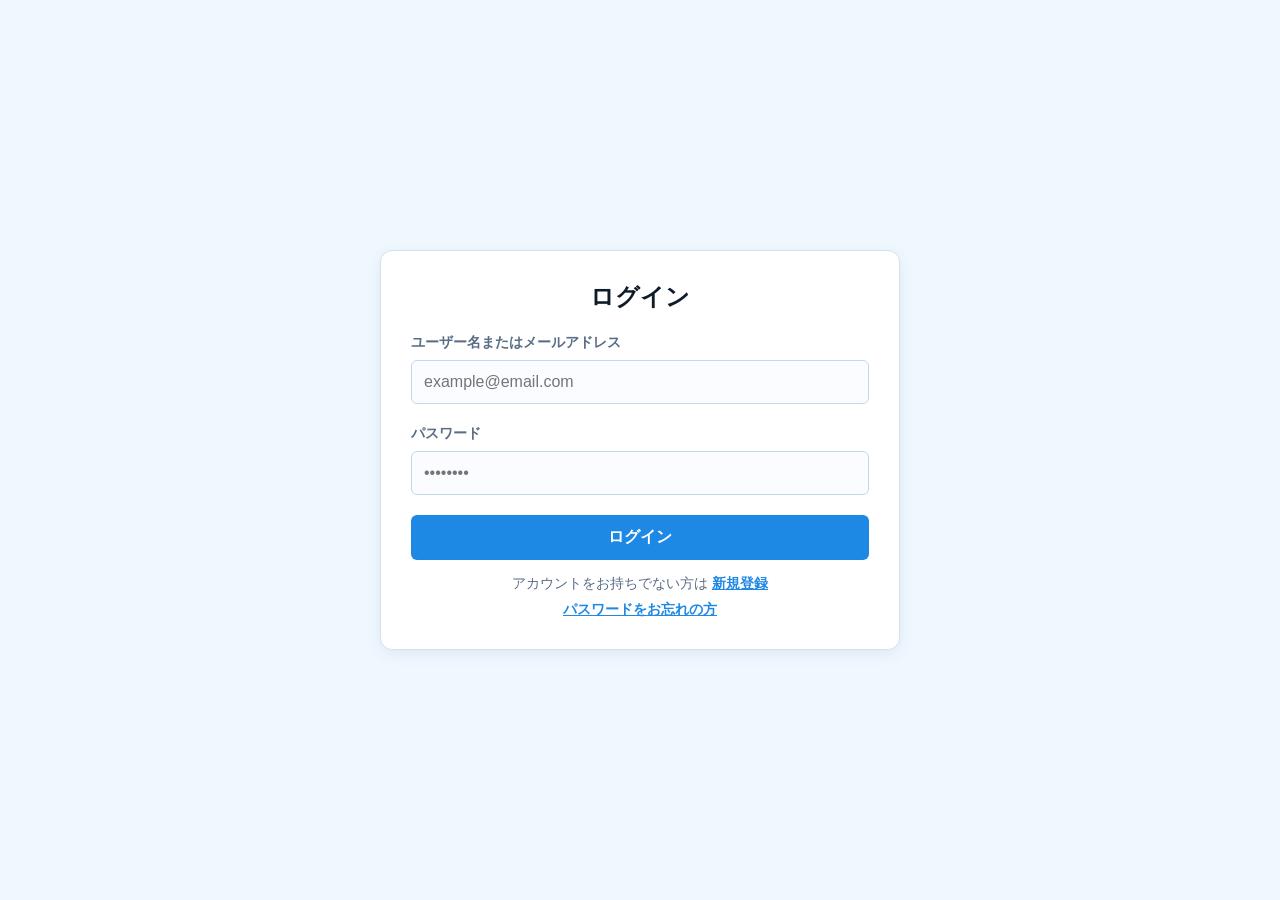
<file: HTML/index.html>
<!DOCTYPE html>
<html lang="ja">
<head>
    <meta charset="UTF-8">
    <meta name="viewport" content="width=device-width, initial-scale=1.0">
    <title>ログイン & ステータス監視</title>
    <link rel="stylesheet" href="css/main.css">
</head>
<body>

    <div id="pip-modal" class="modal-overlay" style="display: none;">
        <div class="modal-card">
            <h3>📌 ミニウィンドウ表示</h3>
            <p>最前面のミニウィンドウを表示すると、別作業中でも有効なランタンの点灯・消灯状態を常時監視できます。</p>
            <button class="btn-pip" onclick="confirmOpenPiP()">最前面ミニウィンドウを開く</button>
            <button class="btn-modal-close" onclick="closePiPModal()">後で / メイン画面のみ</button>
        </div>
    </div>

    <!-- フォーム1: ログイン画面 -->
    <div id="login-card" class="card">
        <h2>ログイン</h2>
        <form id="login-form" onsubmit="handleLogin(event)">
            <div class="form-group">
                <label for="user_id">ユーザー名またはメールアドレス</label>
                <input type="text" id="user_id" required placeholder="example@email.com">
            </div>
            <div class="form-group">
                <label for="password">パスワード</label>
                <input type="password" id="password" required placeholder="••••••••">
            </div>
            <button type="submit">ログイン</button>
        </form>
        <div class="toggle-text">
            アカウントをお持ちでない方は <span class="toggle-link" onclick="toggleForm('register')">新規登録</span><br>
            <span class="toggle-link" onclick="toggleForm('reset')" style="display:inline-block; margin-top:8px;">パスワードをお忘れの方</span>
        </div>
    </div>

    <!-- フォーム2: 仮登録画面 -->
    <div id="register-card" class="card" style="display: none;">
        <h2>新規ユーザー仮登録</h2>
        <div class="info-msg">ご入力いただいたメールアドレス宛に本登録手続きのご案内をお送りします。</div>
        <form id="register-form" onsubmit="handleRegister(event)">
            <div class="form-group">
                <label for="reg_username">ユーザー名</label>
                <input type="text" id="reg_username" required placeholder="山田 太郎">
            </div>
            <div class="form-group">
                <label for="reg_email">メールアドレス</label>
                <input type="email" id="reg_email" required placeholder="example@email.com">
            </div>
            <div class="form-group">
                <label for="reg_admin_id">管理者ID（任意・管理者から共有されたID）</label>
                <input type="text" id="reg_admin_id" placeholder="admin@example.com">
            </div>
            <button type="submit" style="background-color: #00B894;">仮登録メールを送信</button>
        </form>
        <div id="register-result" class="info-msg" style="margin-top: 15px;"></div>
        <div class="toggle-text">
            すでにアカウントをお持ちの方は <span class="toggle-link" onclick="toggleForm('login')">ログイン</span>
        </div>
    </div>

    <!-- フォーム3: パスワード再設定画面 -->
    <div id="reset-card" class="card" style="display: none;">
        <h2>パスワードの再設定</h2>
        <div class="info-msg">ご登録のメールアドレス宛に再設定用リンクをお送りします。</div>
        <form id="reset-form" onsubmit="handlePasswordResetRequest(event)">
            <div class="form-group">
                <label for="reset_email">メールアドレス</label>
                <input type="email" id="reset_email" required placeholder="example@email.com">
            </div>
            <button type="submit" style="background-color: #E17055;">再設定メールを送信</button>
        </form>
        <div id="reset-result" class="info-msg" style="margin-top: 15px;"></div>
        <div class="toggle-text">
            <span class="toggle-link" onclick="toggleForm('login')">ログイン画面に戻る</span>
        </div>
    </div>

    <!-- フォーム4: マイページ -->
    <div id="main-card" class="card" style="display: none; text-align: center;">

        <div class="lantern-grid">
            <div class="lantern-item" id="lantern-card-1">
                <div class="lantern-title">
                    <button type="button" class="btn-toggle-icon off" id="btn-toggle-1" style="cursor: default;">
                        <span id="btn-icon-1">🔕</span> <span id="btn-text-1">無効</span>
                    </button>
                    <span>ランタン #1</span>
                </div>
                <div class="img-container">
                    <div class="lantern-glow-bg"></div>
                    <img id="lantern-img-1" src="WebLantern_off.svg" alt="ランタン1" onclick="turnOffLantern(1)" title="クリックして消灯">
                </div>
                <div id="lantern-badge-1" class="lantern-badge">消灯 (0)</div>
            </div>
            <div class="lantern-item" id="lantern-card-2">
                <div class="lantern-title">
                    <button type="button" class="btn-toggle-icon off" id="btn-toggle-2" style="cursor: default;">
                        <span id="btn-icon-2">🔕</span> <span id="btn-text-2">無効</span>
                    </button>
                    <span>ランタン #2</span>
                </div>
                <div class="img-container">
                    <div class="lantern-glow-bg"></div>
                    <img id="lantern-img-2" src="WebLantern_off.svg" alt="ランタン2" onclick="turnOffLantern(2)" title="クリックして消灯">
                </div>
                <div id="lantern-badge-2" class="lantern-badge">消灯 (0)</div>
            </div>
            <div class="lantern-item" id="lantern-card-3">
                <div class="lantern-title">
                    <button type="button" class="btn-toggle-icon off" id="btn-toggle-3" style="cursor: default;">
                        <span id="btn-icon-3">🔕</span> <span id="btn-text-3">無効</span>
                    </button>
                    <span>ランタン #3</span>
                </div>
                <div class="img-container">
                    <div class="lantern-glow-bg"></div>
                    <img id="lantern-img-3" src="WebLantern_off.svg" alt="ランタン3" onclick="turnOffLantern(3)" title="クリックして消灯">
                </div>
                <div id="lantern-badge-3" class="lantern-badge">消灯 (0)</div>
            </div>
            <div class="lantern-item" id="lantern-card-4">
                <div class="lantern-title">
                    <button type="button" class="btn-toggle-icon off" id="btn-toggle-4" style="cursor: default;">
                        <span id="btn-icon-4">🔕</span> <span id="btn-text-4">無効</span>
                    </button>
                    <span>ランタン #4</span>
                </div>
                <div class="img-container">
                    <div class="lantern-glow-bg"></div>
                    <img id="lantern-img-4" src="WebLantern_off.svg" alt="ランタン4" onclick="turnOffLantern(4)" title="クリックして消灯">
                </div>
                <div id="lantern-badge-4" class="lantern-badge">消灯 (0)</div>
            </div>
        </div>

        <h2>ようこそ</h2>
        <div class="profile-box">
            <div><strong>ユーザー:</strong> <span id="display-user-name">-</span></div>
            <div><strong>メール:</strong> <span id="display-user-id">-</span></div>
            <div><strong>クライアントID:</strong> <span id="display-client-id" style="font-family:monospace; font-size:0.8rem; color:#5A6E85;">-</span></div>
        </div>

        <button class="btn-pip" onclick="openPiP()">
            📌 最前面ミニウィンドウで表示
        </button>

        <button class="btn-logout" onclick="logout()">ログアウト</button>
    </div>

    <script src="js/main.js"></script>
</body>
</html>
</file>
<file: HTML/css/main.css>
body {
    font-family: -apple-system, BlinkMacSystemFont, "Segoe UI", Roboto, "Helvetica Neue", Arial, sans-serif;
    background-color: #F0F8FF;
    color: #1C2A3A;
    display: flex;
    justify-content: center;
    align-items: center;
    min-height: 100vh;
    margin: 0;
    padding: 20px;
    box-sizing: border-box;
    transition: background-color 0.5s ease;
}

body.any-lantern-on {
    background-color: #F7F9FF;
}

.card {
    background-color: #FFFFFF;
    padding: 30px;
    border-radius: 12px;
    box-shadow: 0 4px 16px rgba(0, 40, 80, 0.08);
    border: 1px solid #D0E3F0;
    width: 100%;
    max-width: 520px;
    box-sizing: border-box;
}

h2 { text-align: center; margin-top: 0; color: #0F1B29; }
.form-group { margin-bottom: 20px; }
label { display: block; margin-bottom: 8px; font-size: 0.9rem; color: #5A6E85; font-weight: 600; }
input[type="text"], input[type="password"], input[type="email"] {
    width: 100%; padding: 12px; border-radius: 6px; border: 1px solid #C2D9EB;
    background-color: #FAFCFF; color: #1C2A3A; box-sizing: border-box; font-size: 1rem;
}
input:focus { outline: none; border-color: #1E88E5; box-shadow: 0 0 0 3px rgba(30, 136, 229, 0.15); }
button {
    width: 100%; padding: 12px; background-color: #1E88E5; border: none;
    border-radius: 6px; color: white; font-size: 1rem; font-weight: bold;
    cursor: pointer; transition: background-color 0.2s, box-shadow 0.2s;
}
button:hover { background-color: #1565C0; box-shadow: 0 2px 8px rgba(30, 136, 229, 0.3); }
.toggle-text { text-align: center; margin-top: 15px; font-size: 0.85rem; color: #5A6E85; }
.toggle-link { color: #1E88E5; cursor: pointer; text-decoration: underline; font-weight: bold; }
.toggle-link:hover { color: #1565C0; }
.profile-box {
    background-color: #F4F8FB; padding: 15px; border-radius: 8px;
    border: 1px solid #E1EDF5; margin-bottom: 20px; text-align: left; font-size: 0.95rem; line-height: 1.6;
}

.lantern-grid {
    display: grid;
    grid-template-columns: repeat(2, 1fr);
    gap: 15px;
    margin-bottom: 20px;
}

.lantern-item {
    background-color: #F4F8FB;
    padding: 12px;
    border-radius: 8px;
    text-align: center;
    border: 1px solid #D0E3F0;
    transition: all 0.3s ease;
    position: relative;
    overflow: hidden;
}

.lantern-item.active {
    background: radial-gradient(circle at center, #FFFDF9 0%, #FFF3E0 100%);
    border-color: #FFC078;
    box-shadow: 0 0 20px rgba(255, 159, 67, 0.35), inset 0 0 12px rgba(255, 159, 67, 0.15);
}

.lantern-item.disabled {
    opacity: 0.5;
    filter: grayscale(80%);
}

.img-container {
    position: relative;
    display: inline-block;
    margin-bottom: 8px;
}

.lantern-glow-bg {
    position: absolute;
    top: 50%;
    left: 50%;
    transform: translate(-50%, -50%);
    width: 70px;
    height: 70px;
    background: radial-gradient(circle, rgba(255,193,7,0.45) 0%, rgba(255,152,0,0) 70%);
    border-radius: 50%;
    opacity: 0;
    transition: opacity 0.3s ease, transform 0.3s ease;
    pointer-events: none;
}

.lantern-item.active .lantern-glow-bg {
    opacity: 1;
    transform: translate(-50%, -50%) scale(1.3);
}

.lantern-item img {
    width: 70px;
    height: auto;
    display: block;
    position: relative;
    z-index: 1;
    cursor: pointer;
    transition: transform 0.1s ease, filter 0.3s ease;
}

.lantern-item.active img {
    filter: drop-shadow(0 0 12px rgba(255, 159, 67, 0.7));
}

.lantern-item img:hover { transform: scale(1.08); }
.lantern-item img:active { transform: scale(0.95); }

.lantern-title {
    font-size: 0.85rem;
    color: #5A6E85;
    margin-bottom: 8px;
    display: flex;
    align-items: center;
    justify-content: center;
    gap: 6px;
    font-weight: 600;
}

.btn-toggle-icon {
    width: auto;
    padding: 2px 8px;
    font-size: 0.75rem;
    border-radius: 12px;
    border: 1px solid #1E88E5;
    background-color: #1E88E5;
    color: #ffffff;
    cursor: pointer;
    transition: all 0.2s ease;
    display: inline-flex;
    align-items: center;
    justify-content: center;
    gap: 2px;
}
.btn-toggle-icon.off {
    background-color: #E9ECEF;
    border-color: #CED4DA;
    color: #6C757D;
}
.btn-toggle-icon:hover { opacity: 0.85; }

.lantern-badge {
    font-size: 0.8rem; font-weight: bold; padding: 4px 8px;
    border-radius: 4px; background-color: #E2E8F0; color: #4A5568;
    transition: all 0.3s ease;
}
.lantern-badge.on { 
    background-color: #FF9F43; 
    color: #ffffff;
    box-shadow: 0 0 8px rgba(255, 159, 67, 0.5);
}

.api-key-box {
    background-color: #F4F8FB; border: 1px dashed #A0C4DF; padding: 12px;
    border-radius: 6px; margin-bottom: 20px;
}
.api-key-header { font-size: 0.85rem; color: #5A6E85; margin-bottom: 8px; font-weight: 600; }
.api-key-actions { display: flex; gap: 10px; }
.api-btn { background-color: #4A5568; font-size: 0.85rem; padding: 8px; }
.api-btn:hover { background-color: #2D3748; }

.btn-pip { background-color: #00B894; margin-bottom: 12px; }
.btn-pip:hover { background-color: #00A181; }

.btn-log-download {
    display: block;
    width: 100%;
    padding: 12px;
    background-color: #0984E3;
    border-radius: 6px;
    color: #ffffff;
    font-size: 0.95rem;
    font-weight: bold;
    text-decoration: none;
    text-align: center;
    box-sizing: border-box;
    margin-bottom: 12px;
    transition: background-color 0.2s;
}
.btn-log-download:hover { background-color: #0975CA; }

.btn-logout { background-color: #E74C3C; }
.btn-logout:hover { background-color: #C0392B; }

.modal-overlay {
    position: fixed; top: 0; left: 0; width: 100vw; height: 100vh;
    background-color: rgba(15, 27, 41, 0.6); display: flex;
    justify-content: center; align-items: center; z-index: 9999;
    backdrop-filter: blur(4px);
}
.modal-card {
    background-color: #FFFFFF; border: 2px solid #00B894; padding: 25px;
    border-radius: 12px; max-width: 360px; width: 90%; text-align: center;
    box-shadow: 0 10px 30px rgba(0, 40, 80, 0.15); animation: modalFadeIn 0.3s ease;
}
@keyframes modalFadeIn {
    from { opacity: 0; transform: scale(0.9); }
    to { opacity: 1; transform: scale(1); }
}
.modal-card h3 { margin-top: 0; color: #00B894; font-size: 1.2rem; }
.modal-card p { font-size: 0.9rem; color: #5A6E85; line-height: 1.5; margin-bottom: 20px; }
.btn-modal-close { background-color: #F1F5F9; color: #4A5568; border: 1px solid #CBD5E1; margin-top: 8px; }
.btn-modal-close:hover { background-color: #E2E8F0; color: #1A202C; }
.info-msg { font-size: 0.85rem; color: #1E88E5; margin-bottom: 15px; line-height: 1.4; }
.dev-link { margin-top: 10px; font-size: 0.8rem; word-break: break-all; }
.dev-link a { color: #00B894; font-weight: bold; }
</file>
